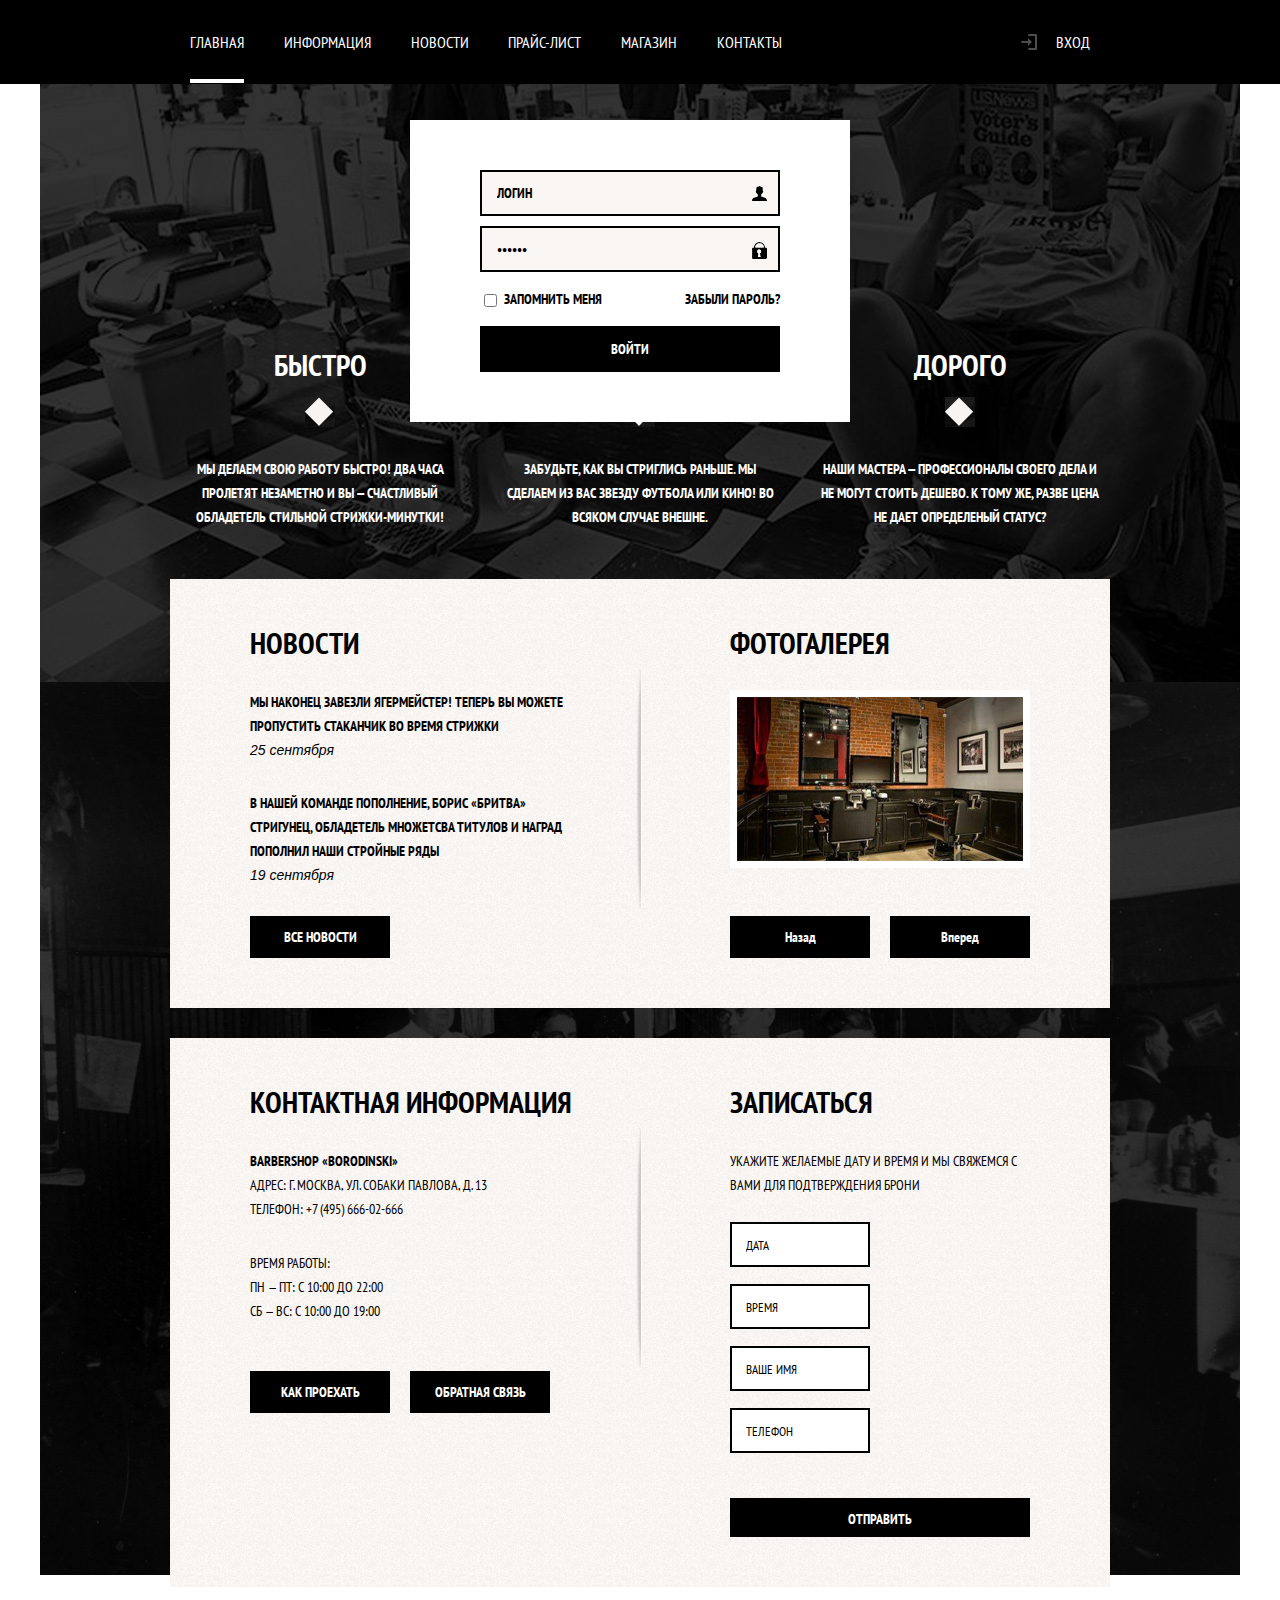
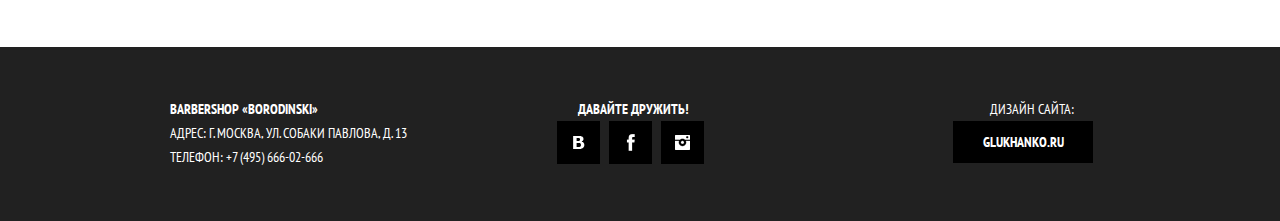
<file: index.html>
<!DOCTYPE html>
<html>
<head>
	<title>Barbershop Borodinsky</title>
	<meta charset="utf-8">
	<link rel="stylesheet" type="text/css" href="style.css">
	<link href='http://fonts.googleapis.com/css?family=PT+Sans+Narrow:400,700&subset=latin,cyrillic,cyrillic-ext,latin-ext' rel='stylesheet' type='text/css'>
</head>
<body>
	<div class="header">
		<div class="layout-center-wrapper">
			<ul class="top-menu">
				<li><a href="#"><span class="top-menu-active">Главная</span></a></li>
				<li><a href="#">Информация</a></li>
				<li><a href="#">Новости</a></li>
				<li><a href="price.html">Прайс-лист</a></li>
				<li><a href="#">Магазин</a></li>
				<li><a href="#">Контакты</a></li>
			</ul>
			<div class="account-menu">
				<a href="#" class="account-menu-enter">Вход</a>
			</div>
		</div>
	</div>
	<div class="layout-center-wrapper">
		<div class="logo">
			<a href="#"></a>
		</div>
		<ul class="features">
			<li>
				<div class="feauture-title">Быстро</div>
				<p>Мы делаем свою работу быстро! Два часа пролетят незаметно и вы — счастливый обладетель стильной стрижки-минутки!</p>
			</li>
			<li>
				<div class="feauture-title">Круто</div>
				<p>Забудьте, как вы стриглись раньше. Мы сделаем из вас звезду футбола или кино! Во всяком случае внешне.</p>
			</li>
			<li>
				<div class="feauture-title">Дорого</div>
				<p>Наши мастера — профессионалы своего дела и не могут стоить дешево. К тому же, разве цена не дает определеный статус?</p>
			</li>
		</ul>
		<div class="login-popup">
			<form class="login-form" method="post" action="/auth">
				<input class="login-field" type="text" name="login" value="Логин"  onfocus="if (this.value == 'Логин') {this.value = '';}" onblur="if (this.value == '') {this.value = 'Логин';}">
				<input class="password-field" type="password" name="password" value="Пароль"  onfocus="if (this.value == 'Пароль') {this.value = '';}" onblur="if (this.value == '') {this.value = 'Пароль';}">
				<a class="restore" href="/restore">Забыли пароль?</a>
				<label><input type="checkbox" name="remember">Запомнить меня</label>
				<input type="submit" value="Войти">
			</form>
		</div>
		<div class="index-section">
			<div class="index-left-column">
				<div class="index-section-title">Новости</div>
				<ul class="index-news">
					<li>
						<a href="#">Мы наконец завезли Ягермейстер! Теперь вы можете пропустить стаканчик во время стрижки</a><br>
						<span class="date">25 сентября</span>
					</li>
					<li>
						<a href="#">В нашей команде пополнение, Борис «Бритва» Стригунец, обладетель множетсва титулов и наград пополнил наши стройные ряды</a><br>
						<span class="date">19 сентября</span>
					</li>
				</ul>
				<a href="#" class="btn">Все новости</a>
			</div>
			<div class="index-right-column">
				<div class="index-section-title">Фотогалерея</div>
				<div class="gallery">
					<div class="gallery-items">
						<div class="gallery-item"><img src="pic/img-1.jpg" alt="Интерьер"></div>
					</div>
					<div class="gallery-items">
						<div class="gallery-item gallery-item-disabled"><img src="pic/img-1.jpg" alt="Интерьер"></div>
					</div>
					<div class="gallery-items">
						<div class="gallery-item gallery-item-disabled"><img src="pic/img-1.jpg" alt="Интерьер"></div>
					</div>
					<div class="gallery-controls">
						<button class="btn btn-prev">Назад</button>
						<button class="btn btn-next">Вперед</button>
					</div>
				</div>
			</div>
		</div>
		<div class="index-section">
			<div class="index-left-column">
				<div class="index-section-title">Контактная информация</div>
				<div class="contacts-adress">
					<p><strong>Barbershop «Borodinski»</strong></p>
					<p>Адрес: г. Москва, ул. Собаки Павлова, д. 13</p>
					<p>Телефон: +7 (495) 666-02-666</p>
				</div>
				<div class="contacts-work-time">
					<p>Время работы: <br> пн — пт: с 10:00 до 22:00 <br> сб — вс: с 10:00 до 19:00</p>
				</div>
				<a href="#" class="btn">Как проехать</a>
				<a href="#" class="btn">Обратная связь</a>
			</div>
			<div class="index-right-column">
				<div class="index-section-title">Записаться</div>
				<p>Укажите желаемые дату и время и мы свяжемся с вами для подтверждения брони</p>
				<form action="#" method="post" class="order-form">
					<fieldset>
						<input type="text" name="date" value="Дата" onfocus="if (this.value == 'Дата') {this.value = '';}" onblur="if (this.value == '') {this.value = 'Дата';}">
						<input type="text" name="time" value="Время" onfocus="if (this.value == 'Время') {this.value = '';}" onblur="if (this.value == '') {this.value = 'Время';}">
						<input type="text" name="name" value="Ваше имя" onfocus="if (this.value == 'Ваше имя') {this.value = '';}" onblur="if (this.value == '') {this.value = 'Ваше имя';}">
						<input type="text" name="phone" value="Телефон" onfocus="if (this.value == 'Телефон') {this.value = '';}" onblur="if (this.value == '') {this.value = 'Телефон';}">
					</fieldset>
					<fieldset>
					<input type="submit" value="Отправить" class="btn">
					</fieldset>
				</form>
			</div>
		</div>
	</div>
	<div class="footer">
		<div class="layout-center-wrapper">
			<div class="contacts-adress-footer">
				<p><strong>Barbershop «Borodinski»</strong></p>
				<p>Адрес: г. Москва, ул. Собаки Павлова, д. 13</p>
				<p>Телефон: +7 (495) 666-02-666</p>
			</div>
			<div class="cocial-buttons">
				<strong>Давайте дружить!</strong><br>
				<a href="http://vk.com" class="btn-social btn-social-vk"></a>
				<a href="http://facebook.com" class="btn-social btn-social-fb"></a>
                <a href="http://instagram.com" class="btn-social btn-social-inst"></a>
			</div>
			<div class="copyright">
				Дизайн сайта:<br>
				<a class="btn" href="http://glukhanko.ru/">glukhanko.ru</a>
			</div>	
		</div>		
	</div>
	
</body>
</html>
</file>
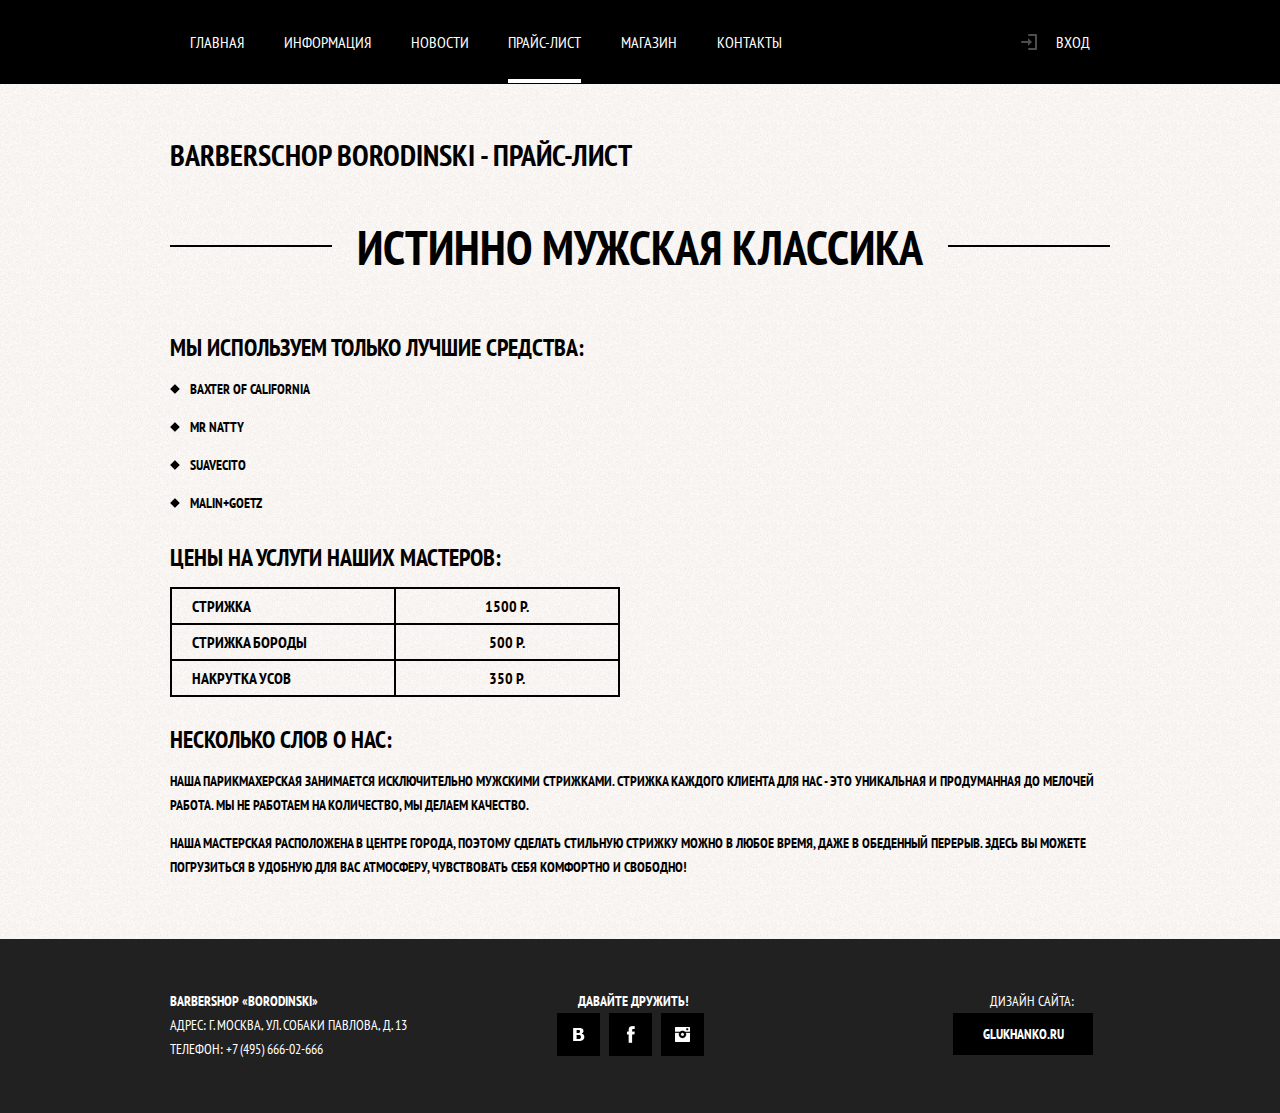
<file: price.html>
<html>
<head>
	<title>Barbershop Borodinsky</title>
	<meta charset="utf-8">
	<link rel="stylesheet" type="text/css" href="style.css">
	<link href='http://fonts.googleapis.com/css?family=PT+Sans+Narrow:400,700&subset=latin,cyrillic,cyrillic-ext,latin-ext' rel='stylesheet' type='text/css'>
</head>
<body class="inner-page">
	<div class="header">
		<div class="layout-center-wrapper">
			<ul class="top-menu">
				<li><a href="index.html">Главная</a></li>
				<li><a href="#">Информация</a></li>
				<li><a href="#">Новости</a></li>
				<li><a href="#"><span class="top-menu-active">Прайс-лист</span></a></li>
				<li><a href="#">Магазин</a></li>
				<li><a href="#">Контакты</a></li>
			</ul>
			<div class="account-menu">
				<a href="#" class="account-menu-enter account-menu-enter-disabled">Вход</a>
			</div>
		</div>
	</div>	
	<div class="layout-center-wrapper">
		<div class="page-title">
			<h1>Barberschop Borodinski - Прайс-лист</h1>	
		</div>
		<div class="inner-content">
			<div class="mega-title"><h1>Истинно мужская классика</h1></div>
			<h2>Мы используем только лучшие средства:</h2>
			<ul class="custom-list-1">
				<li>Baxter of California</li>
				<li>Mr Natty</li>
				<li>Suavecito</li>
				<li>Malin+Goetz</li>
			</ul>
			
			<h2>Цены на услуги наших мастеров:</h2>
			<table class="prices">
				<tr>
					<th>Стрижка</th>
					<td>1500 р.</td>
				</tr>
				<tr>
					<th>Стрижка бороды</th>
					<td>500 р.</td>
				</tr>		
				<tr>
					<th>Накрутка усов</th>
					<td>350 р.</td>
				</tr>
			</table>
			<h2>Несколько слов о нас:</h2>
			<p>Наша парикмахерская занимается исключительно мужскими стрижками. Стрижка каждого клиента для нас - это уникальная и продуманная до мелочей работа. Мы не работаем на количество, мы делаем качество.</p>
			<p>Наша мастерская расположена в центре города, поэтому сделать стильную стрижку можно в любое время, даже в обеденный перерыв. Здесь вы можете погрузиться в удобную для вас атмосферу, чувствовать себя комфортно и свободно!</p>
		</div>
	</div>
	<div class="footer">
		<div class="layout-center-wrapper">
			<div class="contacts-adress-footer">
				<p><strong>Barbershop «Borodinski»</strong></p>
				<p>Адрес: г. Москва, ул. Собаки Павлова, д. 13</p>
				<p>Телефон: +7 (495) 666-02-666</p>
			</div>
			<div class="cocial-buttons">
				<strong>Давайте дружить!</strong><br>
				<a href="http://vk.com" class="btn-social btn-social-vk"></a>
				<a href="http://facebook.com" class="btn-social btn-social-fb"></a>
                <a href="http://instagram.com" class="btn-social btn-social-inst"></a>
			</div>
			<div class="copyright">
				Дизайн сайта:<br>
				<a class="btn" href="http://glukhanko.ru/">glukhanko.ru</a>
			</div>	
		</div>		
	</div>
</body>

</html>
</file>
<file: style.css>
html, body, p, ul {
	margin: 0;
	padding: 0;
}

body {
	font-size: 14px;
	font-family: "PT Sans Narrow", sans-serif;
	background: url(images/body-bg.jpg) 50% 0 no-repeat;
	text-transform: uppercase;
	line-height: 24px;
}

.inner-page {
	background: url(images/inner-bg.jpg);
}

li {
	list-style: none;
}

a {
	text-decoration: none;
}

.layout-center-wrapper {
	width: 940px;
	margin:0 auto;
	padding: 0 10px;
}

/*Шапка*/

.header {
	font-size: 16px;
	color: white;
	background: #000000;
}

.header a {
    color:#fff;
}

.header a:hover {

	background:#242424;
                color:#fff;
}

.header:after {
	content: "";
	display: table;
	clear: both;
}

.top-menu {
	float: left;
	width: 780px;
	margin: 0;
	padding: 0;
}

.top-menu li {
	display: inline-block;
}

.top-menu a {
	display: block;
	padding: 30px 20px;
	margin-right: -0.2em;
	-webkit-transition: all 0.5s;
	-moz-transition: all 0.5s;
	-o-transition: all 0.5s;
}

.top-menu a:hover {
	
}

.top-menu-active {
    position:relative;
}

.top-menu-active:after {
	content: "";
	position: absolute;
	width: 100%;
	height: 4px;
	background: #fff;
	left: 0;
	bottom: -31px;;
}

.account-menu {
	float: right;
	max-width: 140px;
}

.account-menu-enter {
	display: block;
	position: relative;
	padding: 30px 20px;
	padding-left: 45px;
	-webkit-transition: all 0.5s;
	-moz-transition: all 0.5s;
	-o-transition: all 0.5s;
}

.account-menu-enter:before {
	content: '';
	position: absolute;
	top: 34px;
	left: 10px;
	width: 16px;
	height: 16px;
	background: url(images/enter-bg.png) 0 0 no-repeat;
	opacity: 0.3;
}

.account-menu-enter:hover:before {
	opacity:1;
}

.account-menu-enter:active:before {
	opacity: 0.3;
}

/*Авторизация*/

.login-popup {
	position: absolute;
	top: 120px;
	left: 50%;
	width: 300px;
	min-height: 200px;
	padding: 50px 70px;
	margin-left: -230px;
	background: white;
	/*display: none;*/
}

.login-form {
	font-weight: bold;
	font-size: 14px;
	text-transform: uppercase;
}

.login-form input[type="text"], .login-form input[type="password"], .login-form input[type="submit"] {
	display: block;
	text-transform: uppercase;
	font-size: 14px;
	font-weight: bold;
	font-family: "PT Sans Narrow", sans-serif;
}

.login-form input[type="text"], .login-form input[type="password"] {
	width: 241px;
	padding: 12px 15px;
	border: 2px solid black;
	margin-bottom: 10px;
	padding-right: 40px;
	background-color: #f9f6f3;
}

.login-form input[type="password"] {
	margin-bottom: 15px;
}

.login-form .login-field {
	background: url(images/icon-user.png) no-repeat 270px 14px;
}

.login-form .password-field {
	background: url(images/icon-lock.png) no-repeat 270px 14px;
}

.login-form .restore {
	float: right;
	color: black;
}

.login-form .restore:hover {
	text-decoration: underline;
}

.login-form input[type="checkbox"] {
	vertical-align: middle;
	margin-right: 7px;
}

.login-form input[type="submit"] {
	width: 300px;
	margin-top: 15px;
	padding: 14px 0;
	color: white;
	border: none;
	background-color: black;
	cursor: pointer;
}

/*Фичи*/

.logo {
	width: 320px;
	height: 169px;
	min-height: 50px;
	margin: 50px auto;
	background: url(images/logo.png) no-repeat;
}

.features {
	margin: 50px 0;
	padding: 0;
	color: white;
}

.features:after {
	content: "";
	display: table;
	clear: both;
}

.features li {
	float: left;
	width: 300px;
	margin-right: 20px;
	text-align: center;
}

.features li:last-child {
	margin-right: 0;
}

.feauture-title {
	position: relative;
	margin-bottom: 80px;
	font-size: 30px;
	font-weight: bold;
}

.feauture-title:after {
	content: '';
	position: absolute;
	bottom: -50px;
	left: 50%;
	margin-left: -15px;
	width: 30px;
	height: 30px;
	background: url(images/diamond.png) 0 0 no-repeat;
}

.features p {
	margin: 0 10px;
	font-size: 14px;
	font-weight: bold;
}

/*Контент*/

.index-section {
	margin: 30px 0;
	padding-bottom: 50px;
	min-height: 50px;
	background: url(images/index-bg.jpg);
}

.index-section:after {
	content: "";
	display: table;
	clear: both;
}

.index-section-title {
	font-size: 30px;
	font-weight: bold;
	color: #000000;
	padding: 52px 0 35px 0;
}

.index-left-column {
	float: left;
	position: relative;
	width: 330px;
	margin-left: 80px;
	min-height: 100px;
}

.index-left-column:after {
content: '';
position: absolute;
top: 90px;
left: 386px;
width: 8px;
height: 278px;
background: url(images/line.jpg) no-repeat 0 0;
}

.index-news {
	padding: 0;
	margin: 0;
}

.index-news a {
	font-weight: bold;
	color: #000000;
}

.index-news li {
	padding-bottom: 29px;
}

.index-news span {
	font-family: Georgia, sans-serif;
	font-style: italic;
	text-transform: lowercase;
}

.index-right-column {
	float: right;
	width: 300px;
	margin-right: 80px;
	min-height: 100px;
}

.gallery-items {
	width: 300px;
	margin-bottom: 41px;
}

.gallery-item img {
	border: 7px solid #ffffff;
}

.gallery-item-disabled {
	display: none;
}

.contacts-work-time {
	margin: 30px 0 48px 0;
}

.index-right-column fieldset {
	border: none;
	padding: 0;
	margin: 0;
}

.index-right-column fieldset:first-child {
	margin-bottom: 28px;
}

.index-right-column .order-form {
	margin-top: 25px;
}

.index-right-column input {
	width: 120px;
	height: 39px;
	margin-right: 19px;
	margin-bottom: 17px;
	border: 2px solid #000101;
	padding-left: 14px;
	text-transform: uppercase;
	font-family: "PT Sans Narrow", sans-serif;
}

.index-right-column input:nth-child(even) {
	margin-right: 0;
}

.index-right-column input[type="submit"] {
	width: 300px;
}

/*Кнопки*/

.btn, .btn-prev, .btn-next {
	display: inline-block;
	width: 140px;
	background: #000000;
	color: #ffffff;
	line-height: 42px;
	cursor: pointer;
	text-align: center;
	margin-right: 17px;
	font-family: 'PT Sans Narrow', sans-serif;
	font-size: 14px;
	font-weight: bold;
	-webkit-transition: all 0.5s;
	-moz-transition: all 0.5s;
	-o-transition: all 0.5s;
}

button.btn-prev {
	margin-right: 17px;
}

.btn:hover {
	background: #ffffff;
	color: #000000;
	outline: none;
}

.btn-prev, .btn-next, input[type="submit"] {
	margin: 0;
	padding: 0;
	border: none;
}

/*Футер*/

.footer {
	padding: 50px 0;
	margin-top: 60px;
	background: #212121;
}

.footer:after {
	content: "";
	display: table;
	clear: both;
}

.contacts-adress-footer {
	float: left;
	color: #ffffff;
}

.cocial-buttons {
	float: left;
	margin-left: 150px;
	color: #ffffff;
	text-align: center;
}

.cocial-buttons:after {
	content: "";
	display: table;
	clear: both;
}

.btn-social {
	width: 43px;
	height: 43px;
	display: inline-block;
	margin-right: 6px;
	-webkit-transition: all 0.5s;
	-moz-transition: all 0.5s;
	-o-transition: all 0.5s;
}

.btn-social-vk {
	background: #000000 url(images/vk.png) no-repeat 50% 50%;
}

.btn-social-vk:hover {
	background: #ffffff url(images/vk-hover.png) no-repeat 50% 50%;
}

.btn-social-fb {
	background: #000000 url(images/fb.png) no-repeat 50% 50%;
}

.btn-social-fb:hover {
	background: #ffffff url(images/fb-hover.png) no-repeat 50% 50%;
}

.btn-social-inst {
	background: #000000 url(images/inst.png) no-repeat 50% 50%;
}

.btn-social-inst:hover {
	background: #ffffff url(images/inst-hover.png) no-repeat 50% 50%;
}

.copyright {
	float: right;
	color: #ffffff;
	text-align: center;
}



/*Стили внутренних страниц*/

.page-title {
	margin: 50px 0;
}

.page-title h1 {
	margin: 0;
	font-size: 30px;
	line-height: 42px;
	font-weight: bold;
}

.inner-content {
	font-size: 14px;
	line-height: 24px;
	font-weight: bold;
	text-transform: uppercase;
}

.inner-content h1, .inner-content h2 {
	margin-top: 28px;
	margin-bottom: 14px;
}

.inner-content h1 {
	font-size: 30px;
	line-height: 42px;
	font-weight: bold;
	text-transform: uppercase;
}

.inner-content h2 {
	font-size: 24px;
	line-height: 30px;
	font-weight: bold;
	text-transform: uppercase;
}

.inner-content p {
	margin: 14px 0;
}

.mega-title {
	margin-top: 50px;
	margin-bottom: 63px;
	text-align: center;
}

.mega-title h1 {
	position: relative;
	display: inline;
	font-size: 48px;
	padding: 0 25px;
	line-height: 42px;
	z-index: 2;
	background: url(images/inner-bg.jpg);
}

.mega-title:after {
	position: relative;
	content: "";
	display: block;
	border-bottom: 2px solid black;
	top: -23px;
	z-index: 1
}

.custom-list-1 li {
	padding-left: 20px;
	margin-bottom: 14px;
	background: url(images/custom-list-style.png) no-repeat 0 50%;
}

.prices {
	width: 450px;
	border-collapse: collapse;
}

.prices th, td {
	width: 50%;
	border: 2px solid black;
	padding: 7px 20px;
}

.prices th {
	text-align: left;
}
.prices td {
	text-align: center;
	font-weight: bold;
}
</file>
